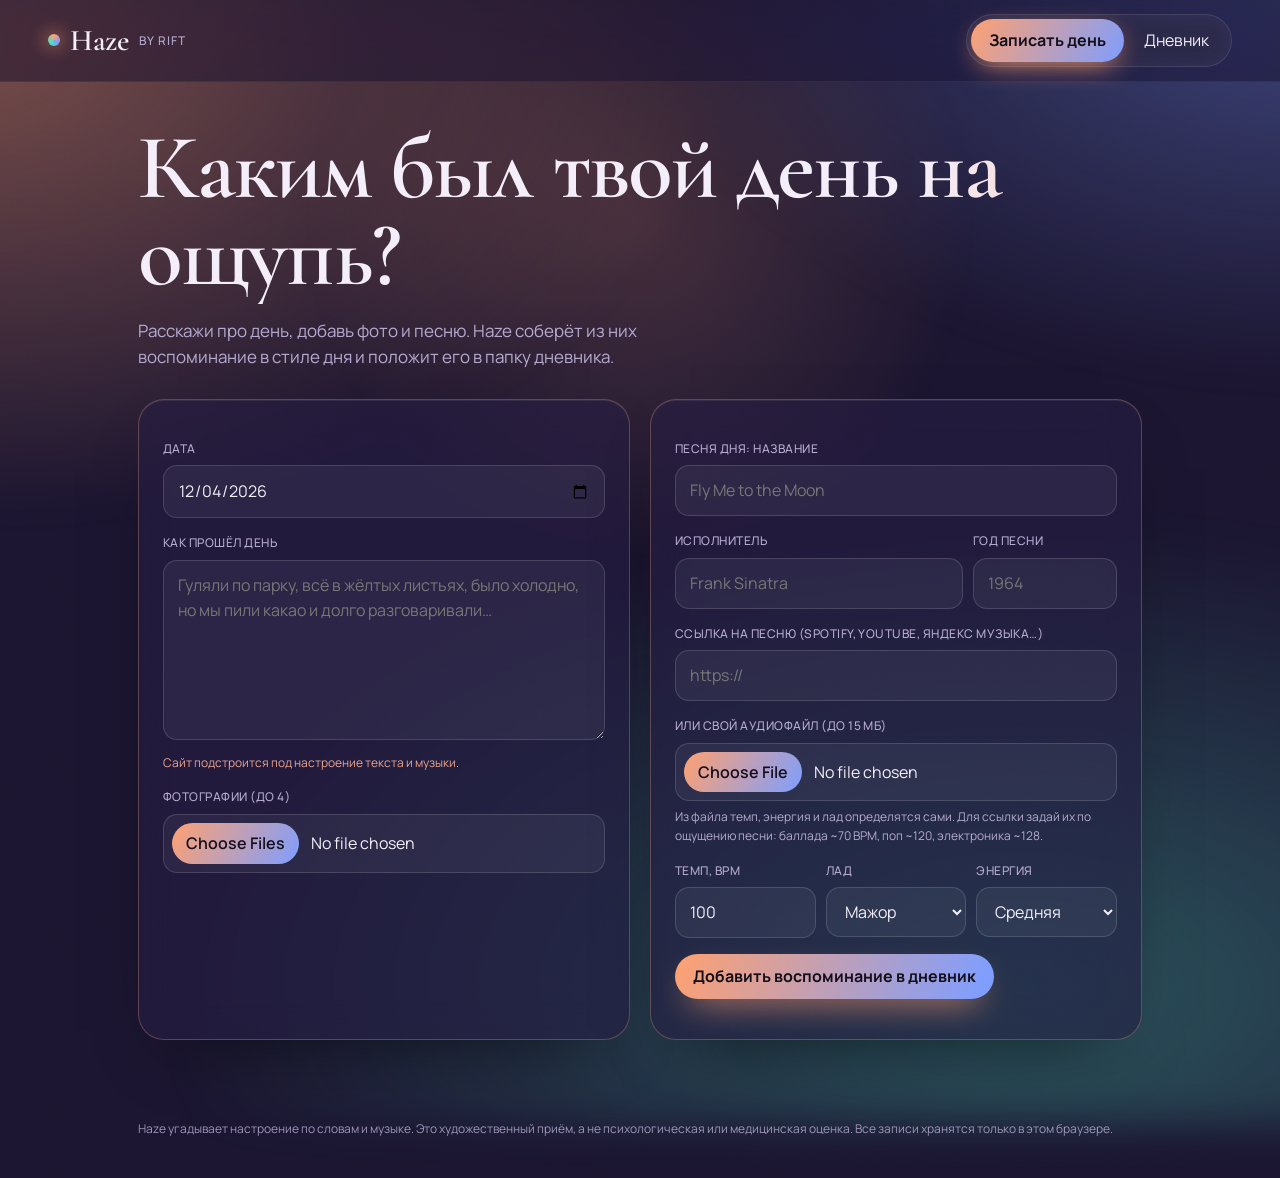
<file: diary.html>
<!doctype html>
<html lang="ru"><head><meta charset="utf-8">
<meta name="viewport" content="width=device-width,initial-scale=1">
<title>Haze — дневник атмосферы дня · RIFT</title>
<link href="https://fonts.googleapis.com/css2?family=Cormorant+Garamond:wght@500;600&family=Manrope:wght@400;500;700&family=Caveat:wght@500&display=swap" rel="stylesheet">
<link rel="stylesheet" href="diary.css"></head><body>
<div class="glow" aria-hidden="true"></div>
<header><div class="logo">Haze<small>by RIFT</small></div>
<nav><span class="pill" aria-hidden="true"></span><button data-v="new" class="on">Записать день</button><button data-v="arch">Дневник</button></nav></header>
<main>
<section id="new" class="enter">
<h1>Каким был твой день на ощупь?</h1>
<p class="lead">Расскажи про день, добавь фото и песню. Haze соберёт из них воспоминание в стиле дня и положит его в папку дневника.</p>
<div class="grid2">
 <div class="panel">
  <label>Дата</label><input type="date" id="dt">
  <label>Как прошёл день</label><textarea id="tx" placeholder="Гуляли по парку, всё в жёлтых листьях, было холодно, но мы пили какао и долго разговаривали…"></textarea>
  <div class="hint" id="mh"></div>
  <label>Фотографии (до 4)</label><input type="file" id="ph" accept="image/*" multiple><div class="thumbs" id="th"></div>
 </div>
 <div class="panel">
  <label>Песня дня: название</label><input id="sn" placeholder="Fly Me to the Moon">
  <div class="row2"><div><label>Исполнитель</label><input id="sa" placeholder="Frank Sinatra"></div><div><label>Год песни</label><input id="sy" type="number" min="1800" max="2100" placeholder="1964"></div></div>
  <label>Ссылка на песню (Spotify, YouTube, Яндекс Музыка…)</label><input id="sl" type="url" placeholder="https://">
  <label>Или свой аудиофайл (до 15 МБ)</label><input type="file" id="au" accept="audio/*"><div class="hint" id="ah">Из файла темп, энергия и лад определятся сами. Для ссылки задай их по ощущению песни: баллада ~70 BPM, поп ~120, электроника ~128.</div>
  <div class="row"><div><label>Темп, BPM</label><input type="number" id="bp" value="100" min="40" max="220"></div>
  <div><label>Лад</label><select id="md"><option value="major">Мажор</option><option value="minor">Минор</option></select></div>
  <div><label>Энергия</label><select id="en"><option value=".25">Тихая</option><option value=".55" selected>Средняя</option><option value=".85">Мощная</option></select></div></div>
  <div class="acts"><button class="pri" id="go">Добавить воспоминание в дневник</button></div>
  <div class="hint" id="st"></div>
 </div>
</div>
</section>
<section id="arch" hidden>
<h1>Дневник</h1>
<div class="bar"><input id="q" placeholder="Найти день по названию или слову…"><button id="demo">Добавить 5 демо-дней</button></div>
<div id="cards"></div>
</section>
</main>
<footer>Haze угадывает настроение по словам и музыке. Это художественный приём, а не психологическая или медицинская оценка. Все записи хранятся только в этом браузере.</footer>
<div id="modal"><div class="vwrap"><div id="v"></div></div></div>
<script src="diary.js"></script></body></html>
</file>
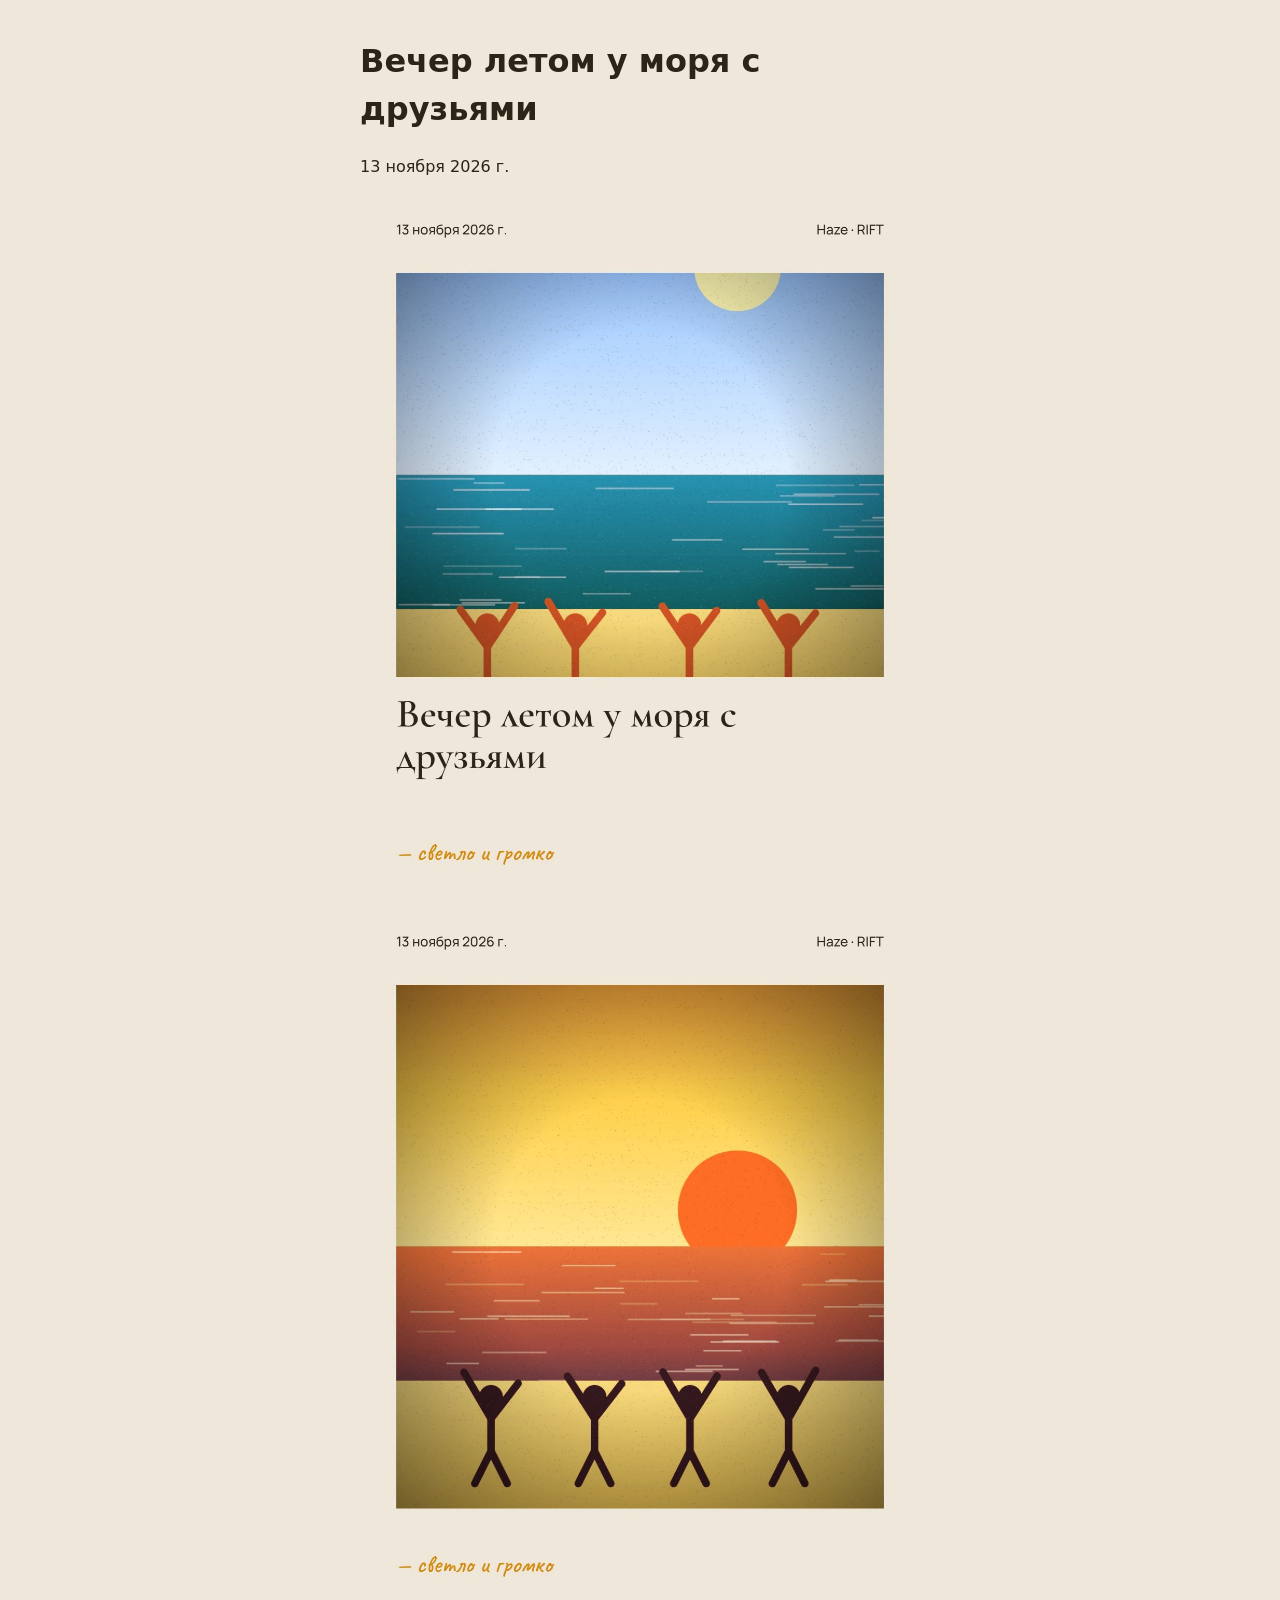
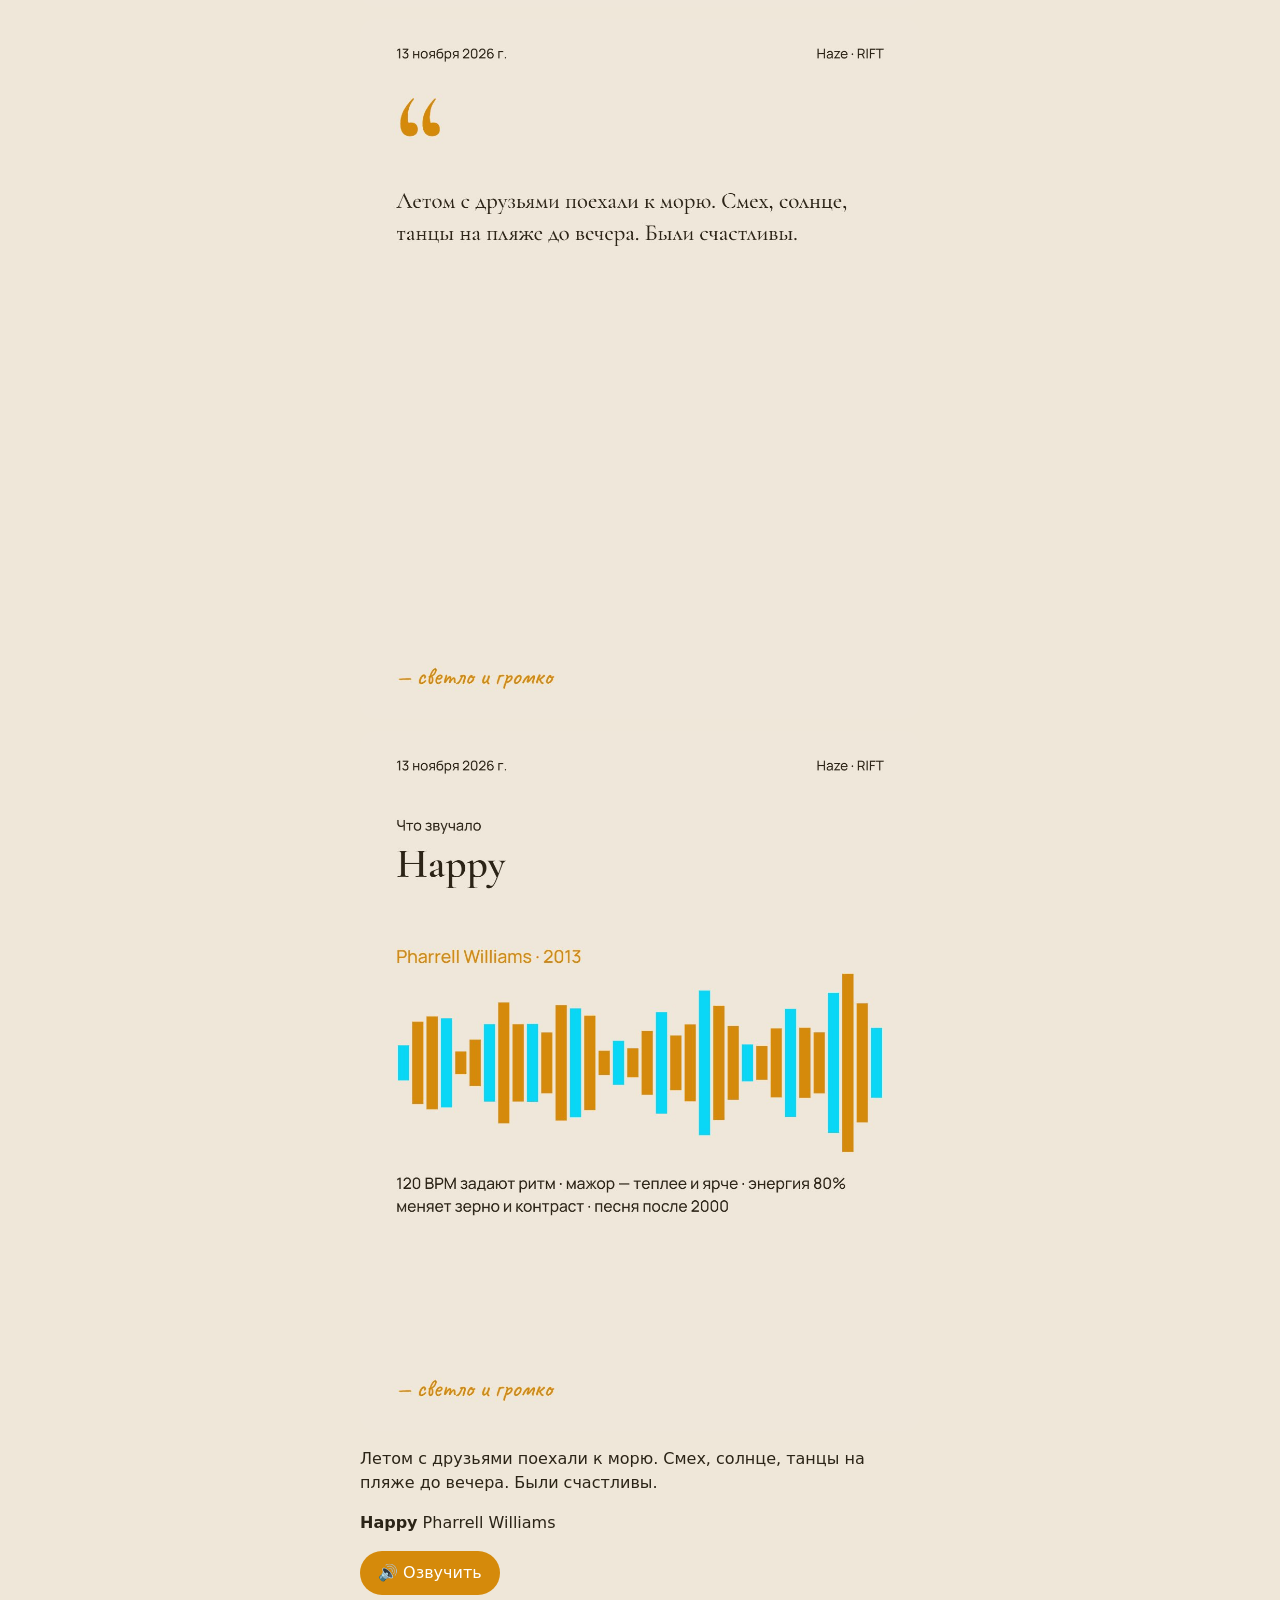
<file: examples/Вечер летом у моря с друзьями/открыть.html>
<!doctype html><html lang="ru"><meta charset="utf-8"><meta name="viewport" content="width=device-width,initial-scale=1"><title>Вечер летом у моря с друзьями</title>
<style>body{margin:0;background:hsl(37.6051624202579,41.4%,89.33874080882354%);color:hsl(37.6051624202579,30%,13%);font:16px/1.5 system-ui,sans-serif}main{max-width:560px;margin:auto;padding:16px}img{width:100%;border-radius:14px;margin:0 0 12px;display:block}button,a{font:inherit;padding:10px 18px;border-radius:99px;border:0;background:hsl(37.6051624202579,90%,44%);color:#fff;cursor:pointer;text-decoration:none;display:inline-block;margin:0 6px 12px 0}</style>
<main><h1>Вечер летом у моря с друзьями</h1><p>13 ноября 2026 г.</p><img src="воспоминание/слайд-1.jpg" alt="Слайд 1"><img src="воспоминание/слайд-2.jpg" alt="Слайд 2"><img src="воспоминание/слайд-3.jpg" alt="Слайд 3"><img src="воспоминание/слайд-4.jpg" alt="Слайд 4">
<p>Летом с друзьями поехали к морю. Смех, солнце, танцы на пляже до вечера. Были счастливы.</p><p><b>Happy</b> Pharrell Williams</p><button onclick="s()">🔊 Озвучить</button></main>
<script>function s(){const u=new SpeechSynthesisUtterance("Летом с друзьями поехали к морю. Смех, солнце, танцы на пляже до вечера. Были счастливы."),v=speechSynthesis.getVoices().find(v=>v.lang.startsWith('ru'));if(v)u.voice=v;u.lang='ru-RU';u.rate=1.1;u.pitch=1.15;speechSynthesis.cancel();speechSynthesis.speak(u)}</script></html>
</file>
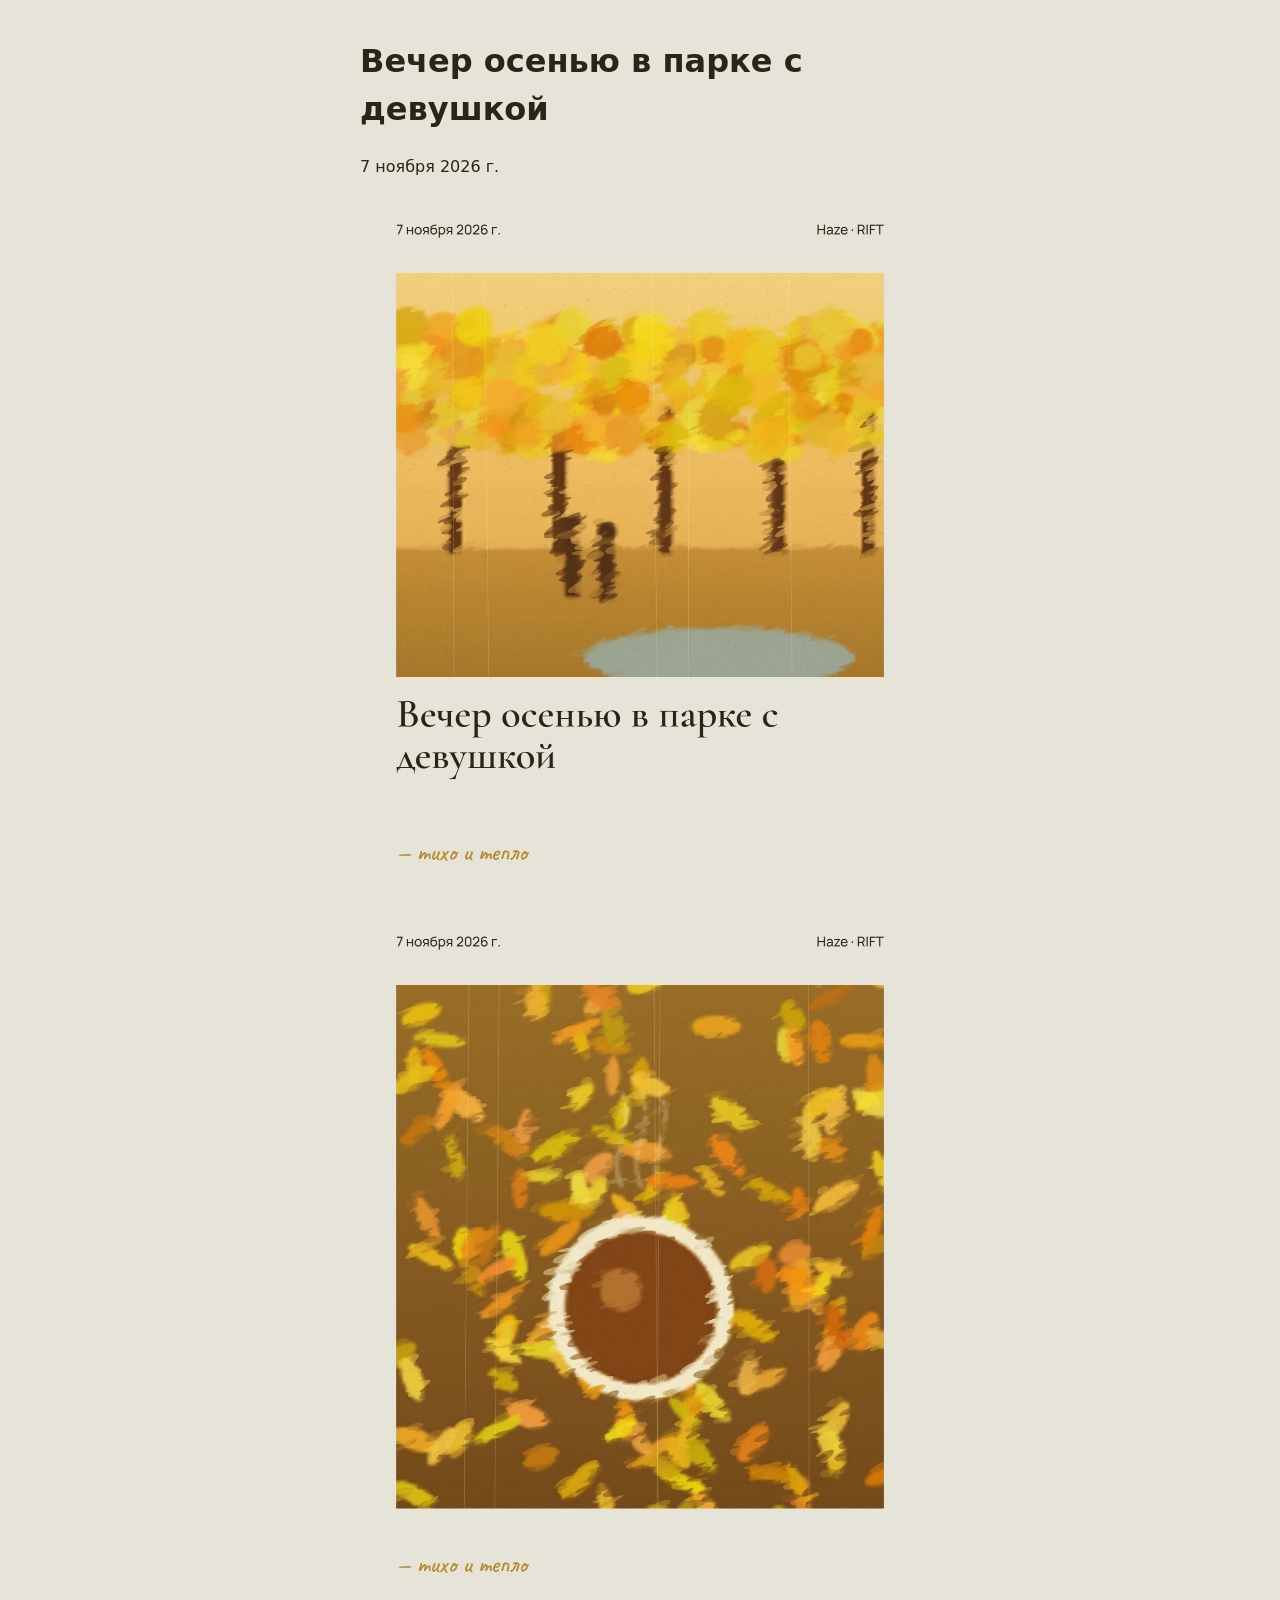
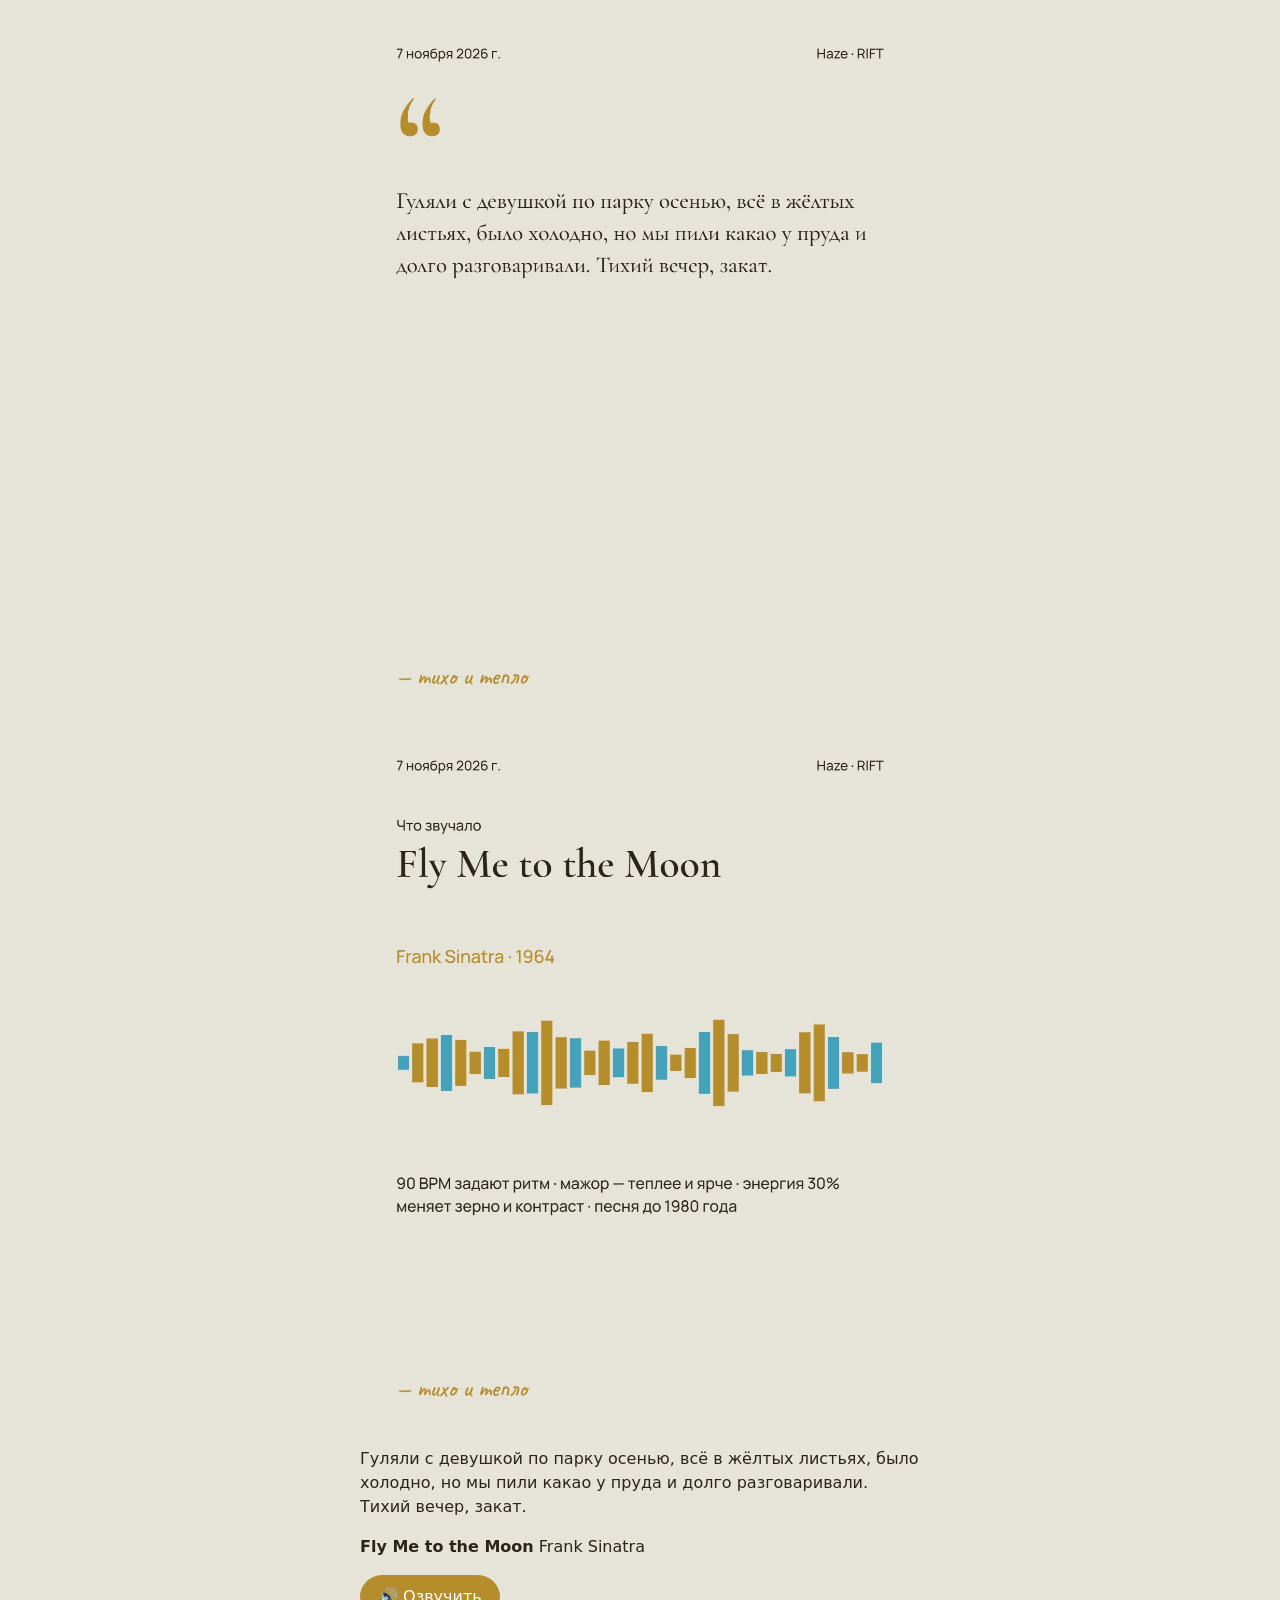
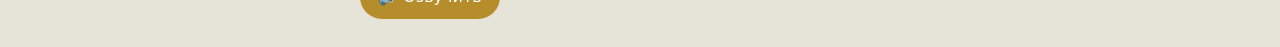
<file: examples/Вечер осенью в парке с девушкой/открыть.html>
<!doctype html><html lang="ru"><meta charset="utf-8"><meta name="viewport" content="width=device-width,initial-scale=1"><title>Вечер осенью в парке с девушкой</title>
<style>body{margin:0;background:hsl(42.60068851274957,21.121189925634276%,87.77954197303922%);color:hsl(42.60068851274957,30%,13%);font:16px/1.5 system-ui,sans-serif}main{max-width:560px;margin:auto;padding:16px}img{width:100%;border-radius:14px;margin:0 0 12px;display:block}button,a{font:inherit;padding:10px 18px;border-radius:99px;border:0;background:hsl(42.60068851274957,61.93597761252061%,44%);color:#fff;cursor:pointer;text-decoration:none;display:inline-block;margin:0 6px 12px 0}</style>
<main><h1>Вечер осенью в парке с девушкой</h1><p>7 ноября 2026 г.</p><img src="воспоминание/слайд-1.jpg" alt="Слайд 1"><img src="воспоминание/слайд-2.jpg" alt="Слайд 2"><img src="воспоминание/слайд-3.jpg" alt="Слайд 3"><img src="воспоминание/слайд-4.jpg" alt="Слайд 4">
<p>Гуляли с девушкой по парку осенью, всё в жёлтых листьях, было холодно, но мы пили какао у пруда и долго разговаривали. Тихий вечер, закат.</p><p><b>Fly Me to the Moon</b> Frank Sinatra</p><button onclick="s()">🔊 Озвучить</button></main>
<script>function s(){const u=new SpeechSynthesisUtterance("Гуляли с девушкой по парку осенью, всё в жёлтых листьях, было холодно, но мы пили какао у пруда и долго разговаривали. Тихий вечер, закат."),v=speechSynthesis.getVoices().find(v=>v.lang.startsWith('ru'));if(v)u.voice=v;u.lang='ru-RU';u.rate=0.85;u.pitch=0.9;speechSynthesis.cancel();speechSynthesis.speak(u)}</script></html>
</file>
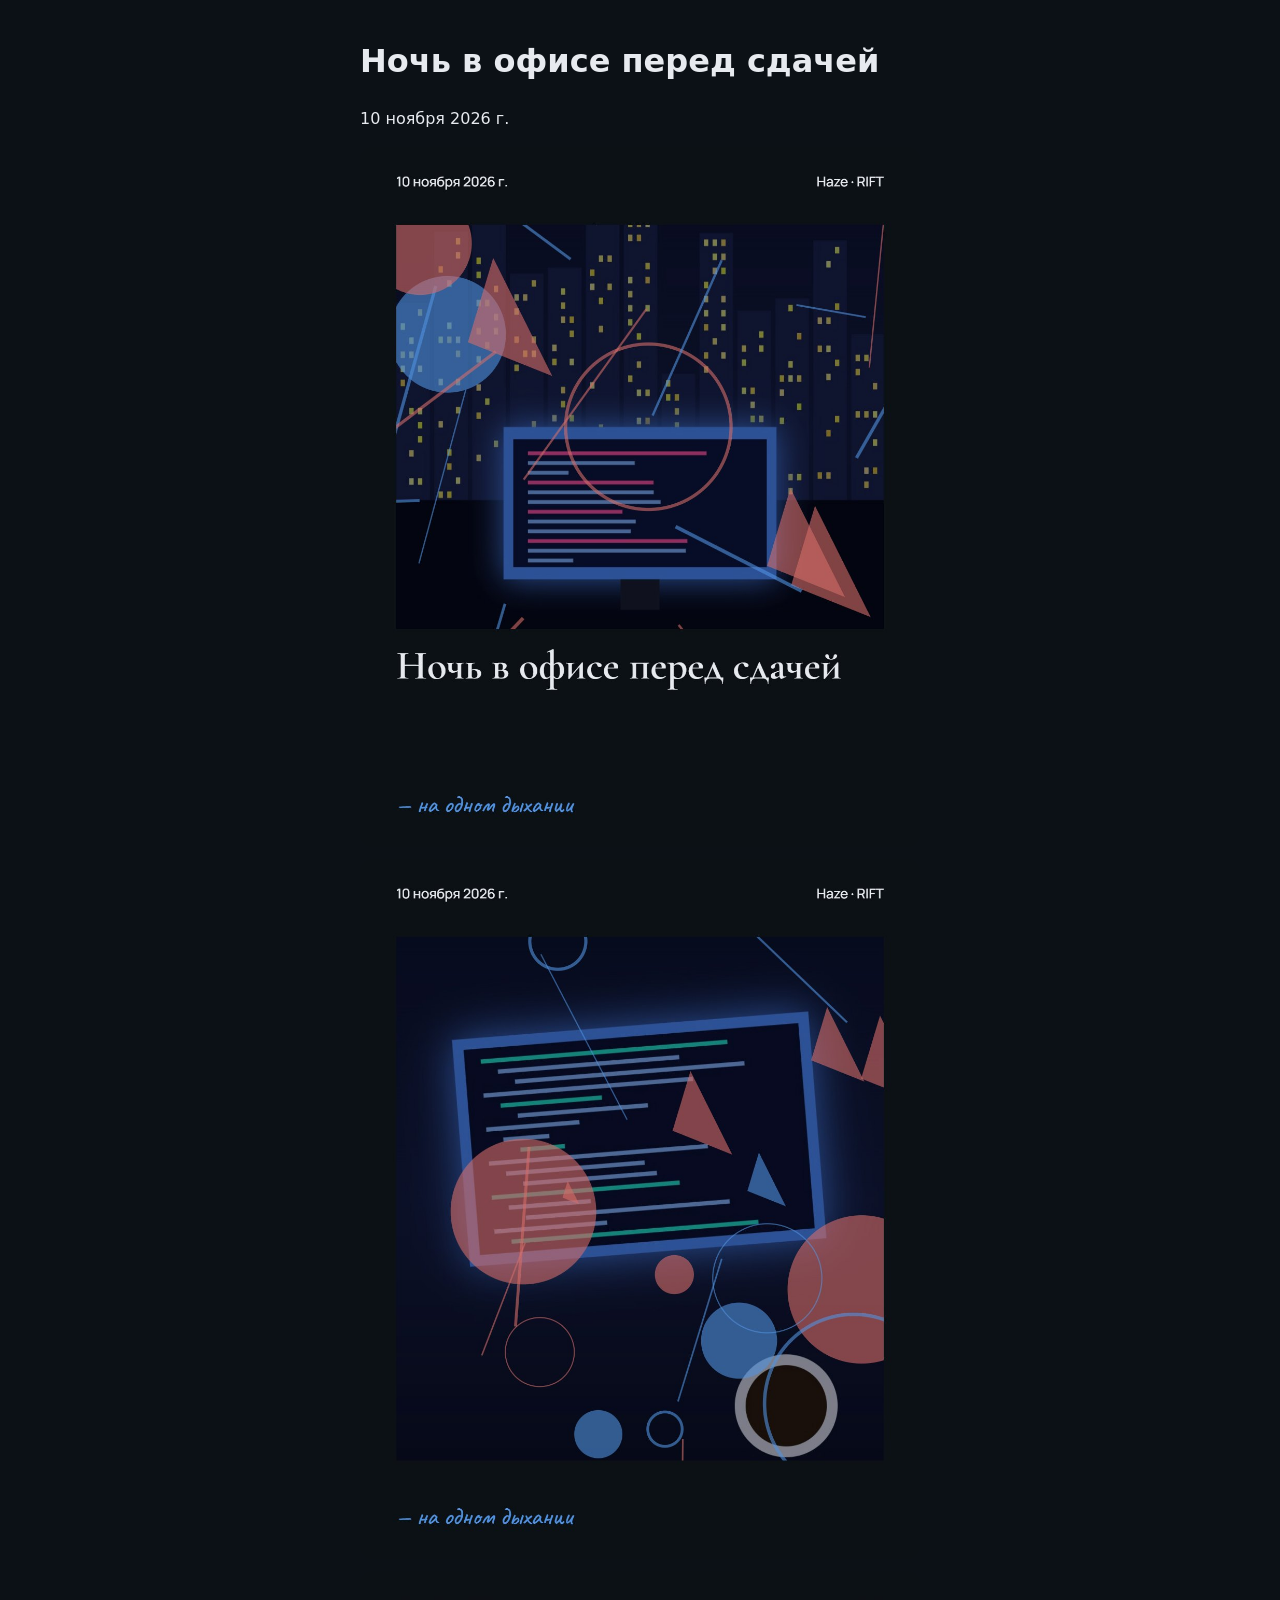
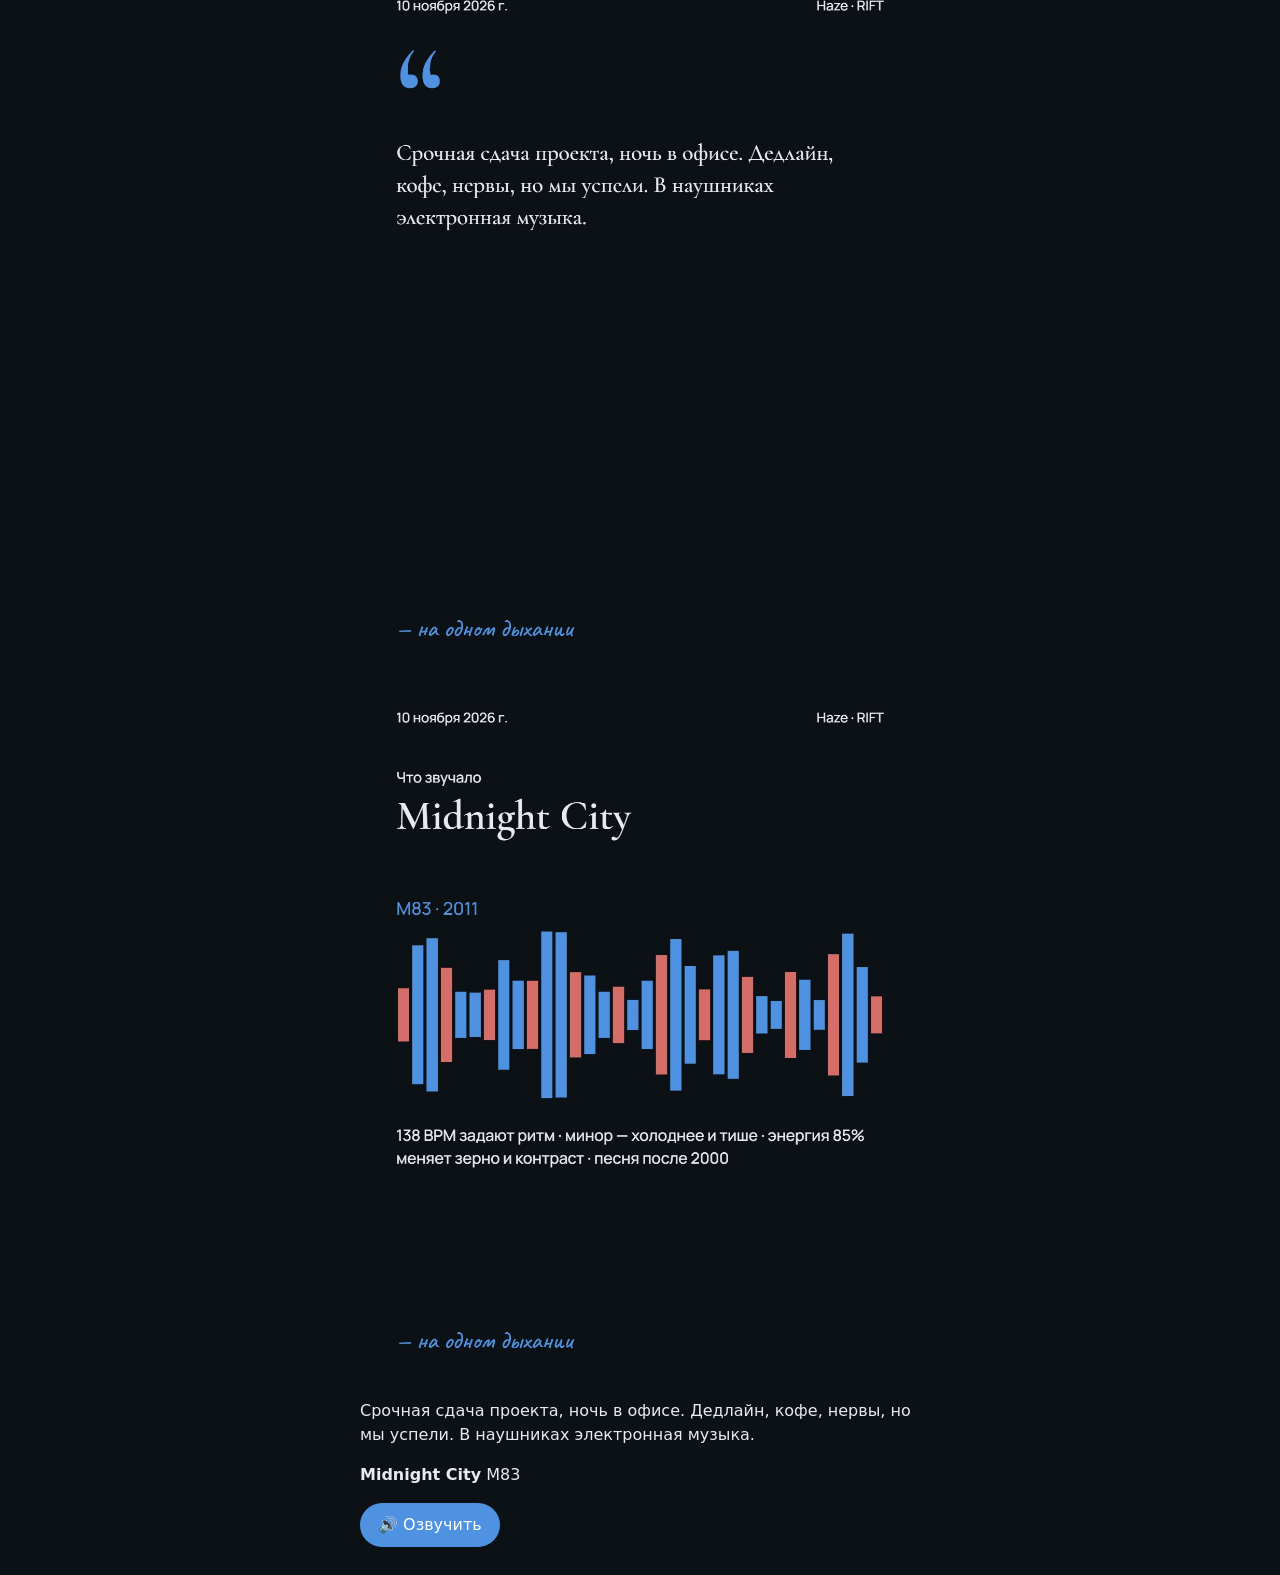
<file: examples/Ночь в офисе перед сдачей/открыть.html>
<!doctype html><html lang="ru"><meta charset="utf-8"><meta name="viewport" content="width=device-width,initial-scale=1"><title>Ночь в офисе перед сдачей</title>
<style>body{margin:0;background:hsl(212.8772673328864,28%,6.741513480392157%);color:hsl(212.8772673328864,20%,92%);font:16px/1.5 system-ui,sans-serif}main{max-width:560px;margin:auto;padding:16px}img{width:100%;border-radius:14px;margin:0 0 12px;display:block}button,a{font:inherit;padding:10px 18px;border-radius:99px;border:0;background:hsl(212.8772673328864,71.20725996227516%,60%);color:#fff;cursor:pointer;text-decoration:none;display:inline-block;margin:0 6px 12px 0}</style>
<main><h1>Ночь в офисе перед сдачей</h1><p>10 ноября 2026 г.</p><img src="воспоминание/слайд-1.jpg" alt="Слайд 1"><img src="воспоминание/слайд-2.jpg" alt="Слайд 2"><img src="воспоминание/слайд-3.jpg" alt="Слайд 3"><img src="воспоминание/слайд-4.jpg" alt="Слайд 4">
<p>Срочная сдача проекта, ночь в офисе. Дедлайн, кофе, нервы, но мы успели. В наушниках электронная музыка.</p><p><b>Midnight City</b> M83</p><button onclick="s()">🔊 Озвучить</button></main>
<script>function s(){const u=new SpeechSynthesisUtterance("Срочная сдача проекта, ночь в офисе. Дедлайн, кофе, нервы, но мы успели. В наушниках электронная музыка."),v=speechSynthesis.getVoices().find(v=>v.lang.startsWith('ru'));if(v)u.voice=v;u.lang='ru-RU';u.rate=1.2;u.pitch=0.8;speechSynthesis.cancel();speechSynthesis.speak(u)}</script></html>
</file>
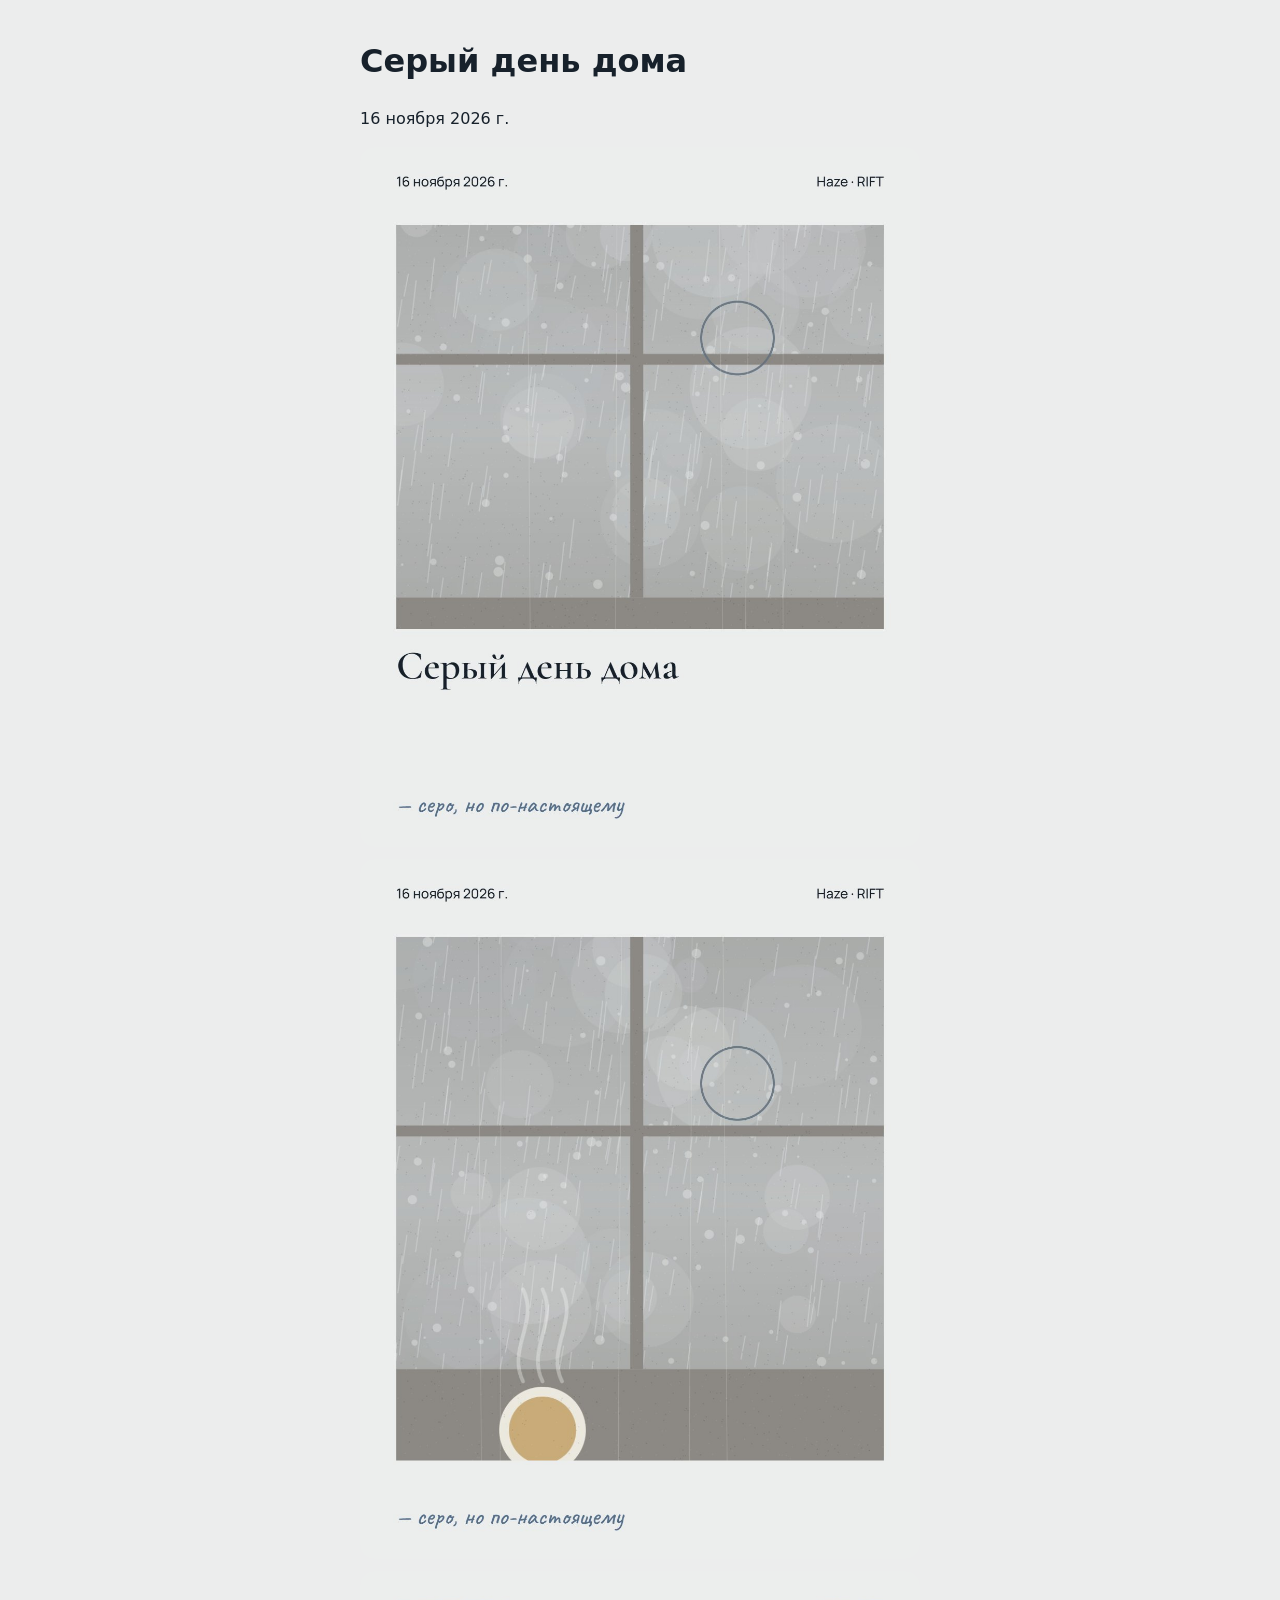
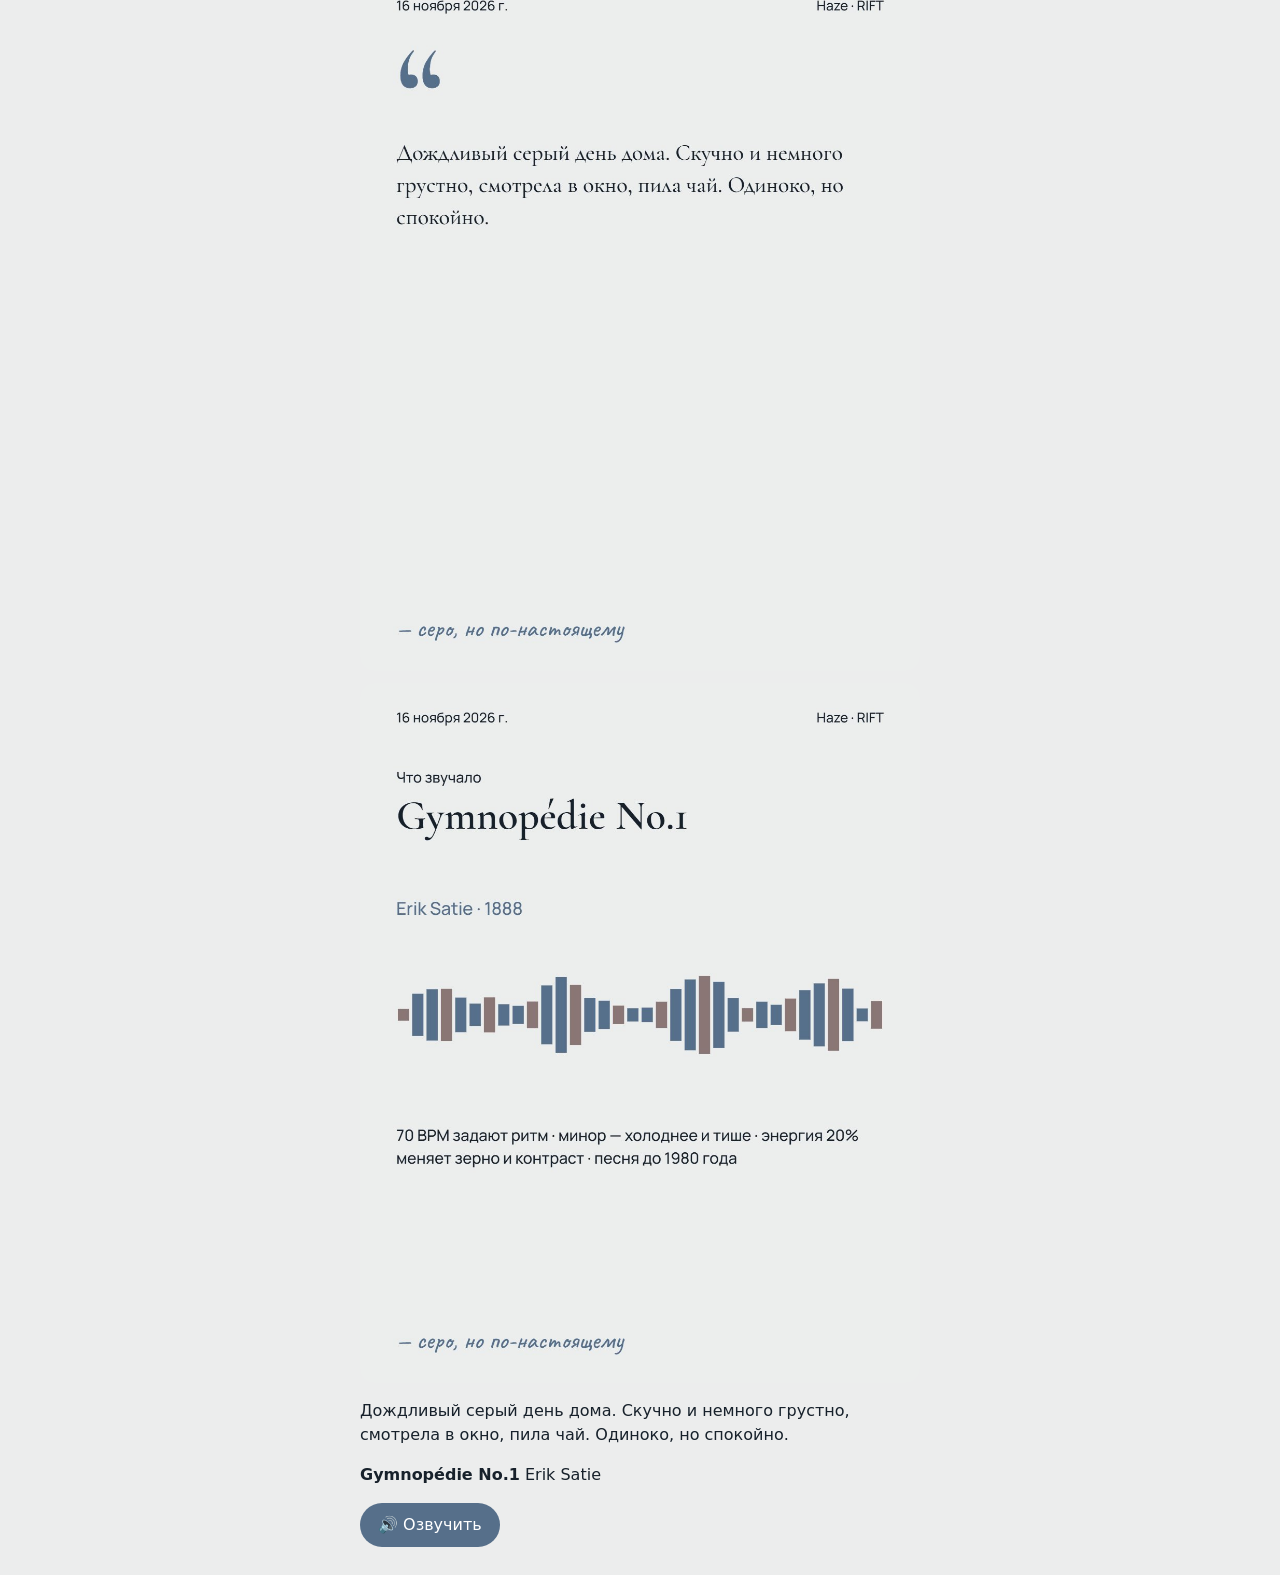
<file: examples/Серый день дома/открыть.html>
<!doctype html><html lang="ru"><meta charset="utf-8"><meta name="viewport" content="width=device-width,initial-scale=1"><title>Серый день дома</title>
<style>body{margin:0;background:hsl(210.83044567104946,3.6%,92.8703507965686%);color:hsl(210.83044567104946,30%,13%);font:16px/1.5 system-ui,sans-serif}main{max-width:560px;margin:auto;padding:16px}img{width:100%;border-radius:14px;margin:0 0 12px;display:block}button,a{font:inherit;padding:10px 18px;border-radius:99px;border:0;background:hsl(210.83044567104946,23%,44%);color:#fff;cursor:pointer;text-decoration:none;display:inline-block;margin:0 6px 12px 0}</style>
<main><h1>Серый день дома</h1><p>16 ноября 2026 г.</p><img src="воспоминание/слайд-1.jpg" alt="Слайд 1"><img src="воспоминание/слайд-2.jpg" alt="Слайд 2"><img src="воспоминание/слайд-3.jpg" alt="Слайд 3"><img src="воспоминание/слайд-4.jpg" alt="Слайд 4">
<p>Дождливый серый день дома. Скучно и немного грустно, смотрела в окно, пила чай. Одиноко, но спокойно.</p><p><b>Gymnopédie No.1</b> Erik Satie</p><button onclick="s()">🔊 Озвучить</button></main>
<script>function s(){const u=new SpeechSynthesisUtterance("Дождливый серый день дома. Скучно и немного грустно, смотрела в окно, пила чай. Одиноко, но спокойно."),v=speechSynthesis.getVoices().find(v=>v.lang.startsWith('ru'));if(v)u.voice=v;u.lang='ru-RU';u.rate=0.8;u.pitch=0.7;speechSynthesis.cancel();speechSynthesis.speak(u)}</script></html>
</file>
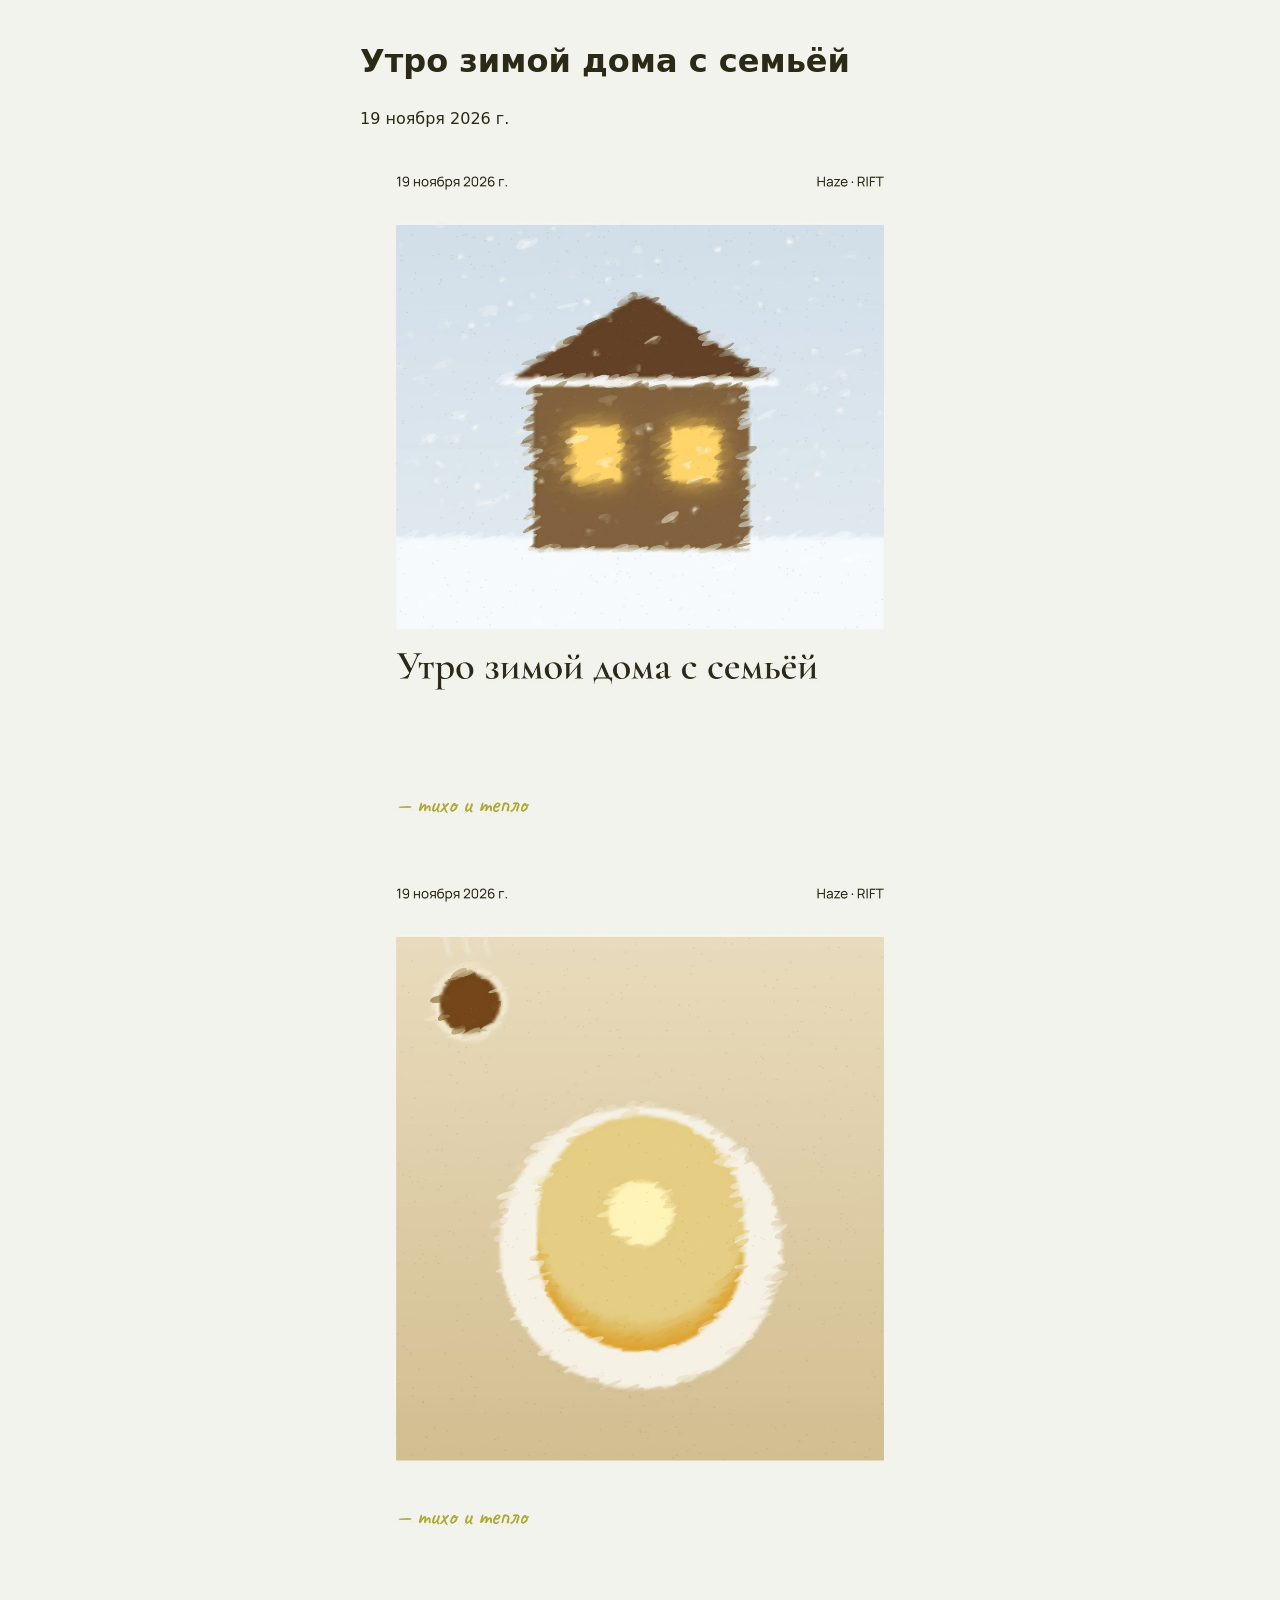
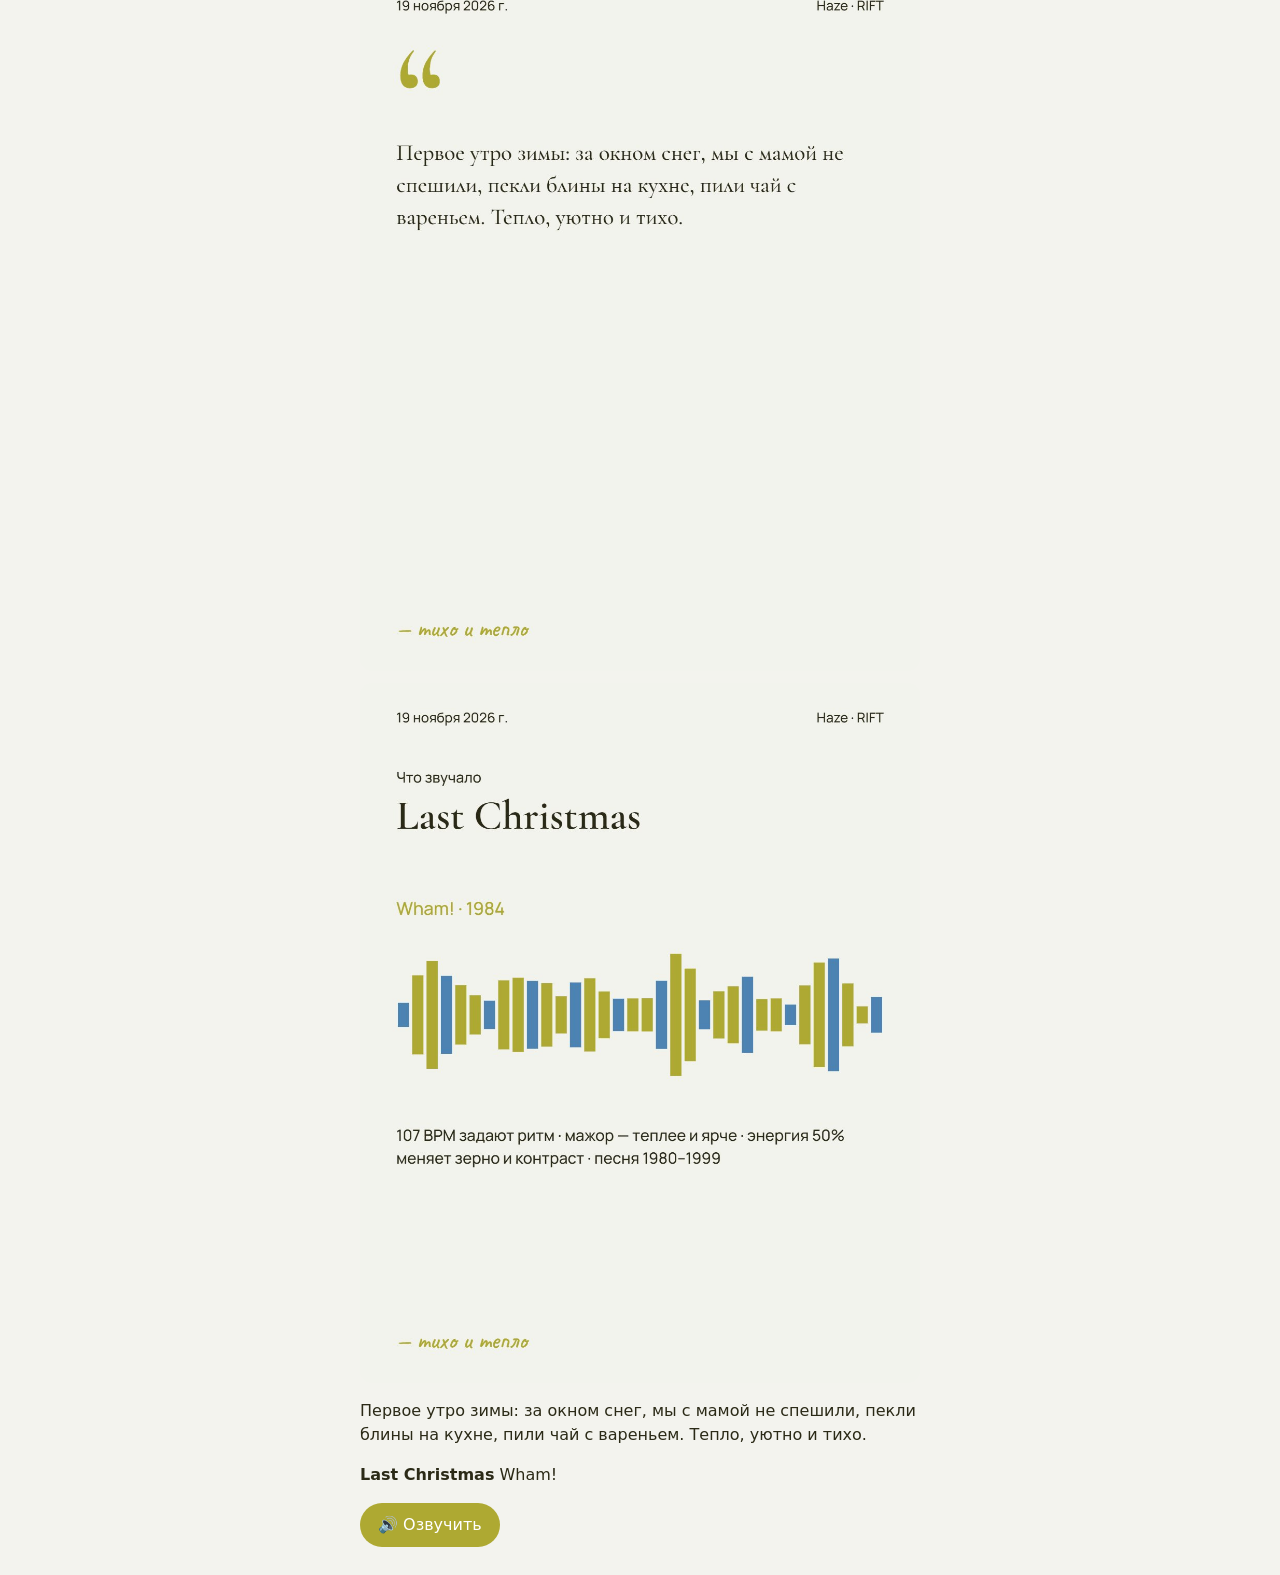
<file: examples/Утро зимой дома с семьёй/открыть.html>
<!doctype html><html lang="ru"><meta charset="utf-8"><meta name="viewport" content="width=device-width,initial-scale=1"><title>Утро зимой дома с семьёй</title>
<style>body{margin:0;background:hsl(57.66902071668335,18.060178469018577%,94.47124693627443%);color:hsl(57.66902071668335,30%,13%);font:16px/1.5 system-ui,sans-serif}main{max-width:560px;margin:auto;padding:16px}img{width:100%;border-radius:14px;margin:0 0 12px;display:block}button,a{font:inherit;padding:10px 18px;border-radius:99px;border:0;background:hsl(57.66902071668335,55.133729931152395%,44%);color:#fff;cursor:pointer;text-decoration:none;display:inline-block;margin:0 6px 12px 0}</style>
<main><h1>Утро зимой дома с семьёй</h1><p>19 ноября 2026 г.</p><img src="воспоминание/слайд-1.jpg" alt="Слайд 1"><img src="воспоминание/слайд-2.jpg" alt="Слайд 2"><img src="воспоминание/слайд-3.jpg" alt="Слайд 3"><img src="воспоминание/слайд-4.jpg" alt="Слайд 4">
<p>Первое утро зимы: за окном снег, мы с мамой не спешили, пекли блины на кухне, пили чай с вареньем. Тепло, уютно и тихо.</p><p><b>Last Christmas</b> Wham!</p><button onclick="s()">🔊 Озвучить</button></main>
<script>function s(){const u=new SpeechSynthesisUtterance("Первое утро зимы: за окном снег, мы с мамой не спешили, пекли блины на кухне, пили чай с вареньем. Тепло, уютно и тихо."),v=speechSynthesis.getVoices().find(v=>v.lang.startsWith('ru'));if(v)u.voice=v;u.lang='ru-RU';u.rate=0.85;u.pitch=0.9;speechSynthesis.cancel();speechSynthesis.speak(u)}</script></html>
</file>
<file: diary.css>
/* Haze · RIFT — стили. Палитра сайта плавно перетекает вместе с настроением дня. */
*,*::before,*::after{box-sizing:border-box;margin:0}[hidden]{display:none!important}

/* ---------- палитры настроений ---------- */
@property --bg{syntax:'<color>';inherits:true;initial-value:#1b1530}
@property --card{syntax:'<color>';inherits:true;initial-value:#261d40}
@property --ink{syntax:'<color>';inherits:true;initial-value:#f4eefa}
@property --mut{syntax:'<color>';inherits:true;initial-value:#b4a8cf}
@property --ac{syntax:'<color>';inherits:true;initial-value:#ff9f6e}
@property --ac2{syntax:'<color>';inherits:true;initial-value:#7c9cff}
@property --ac3{syntax:'<color>';inherits:true;initial-value:#4fe0c0}
body{--bg:#1b1530;--card:#261d40;--ink:#f4eefa;--mut:#b4a8cf;--ac:#ff9f6e;--ac2:#7c9cff;--ac3:#4fe0c0;--ease:cubic-bezier(.2,.8,.2,1);--spring:cubic-bezier(.2,.9,.25,1.25);
 background:var(--bg);color:var(--ink);font:16px/1.55 Manrope,system-ui,sans-serif;min-height:100vh;overflow-x:hidden;-webkit-font-smoothing:antialiased;
 transition:--bg .9s,--card .9s,--ink .9s,--mut .9s,--ac .9s,--ac2 .9s,--ac3 .9s}
body[data-mood=joy]{--bg:#33123f;--card:#47195a;--ink:#fff7ee;--mut:#f5c9dc;--ac:#ffc233;--ac2:#ff5d9b;--ac3:#2fe0c8}
body[data-mood=calm]{--bg:#1d2a22;--card:#273a2e;--ink:#f6f1e4;--mut:#bcd0b4;--ac:#f4b860;--ac2:#8fd18b;--ac3:#e6d59a}
body[data-mood=tense]{--bg:#0a0f24;--card:#121a3d;--ink:#e9eeff;--mut:#8fa0d6;--ac:#4f8cff;--ac2:#ff4fa3;--ac3:#22e3d0}
body[data-mood=angry]{--bg:#240808;--card:#3a0f0f;--ink:#ffeceb;--mut:#e0a29c;--ac:#ff3b30;--ac2:#ff8a3d;--ac3:#ffd166}
body[data-mood=sad]{--bg:#1c222b;--card:#262e39;--ink:#e1e8ef;--mut:#8f9fb2;--ac:#86a8cc;--ac2:#a7b4c4;--ac3:#6f8299}

/* ---------- живой фон: аврора, свет за курсором, плёночное зерно ---------- */
body::before{content:'';position:fixed;inset:-25%;z-index:-2;pointer-events:none;
 background:radial-gradient(40% 35% at 15% 20%,color-mix(in srgb,var(--ac) 40%,transparent),transparent),radial-gradient(35% 30% at 85% 15%,color-mix(in srgb,var(--ac2) 36%,transparent),transparent),radial-gradient(45% 35% at 70% 90%,color-mix(in srgb,var(--ac3) 30%,transparent),transparent);
 filter:blur(20px);animation:drift 22s ease-in-out infinite alternate}
@keyframes drift{33%{transform:translate(4%,-3%) rotate(4deg) scale(1.06)}66%{transform:translate(-3%,3%) rotate(-3deg) scale(1.1)}to{transform:translate(2%,2%) scale(1.04)}}
.glow{position:fixed;inset:0;z-index:-1;pointer-events:none;background:radial-gradient(520px circle at var(--cx,50%) var(--cy,25%),color-mix(in srgb,var(--ac) 18%,transparent),transparent 65%)}
body::after{content:'';position:fixed;inset:-50%;z-index:40;pointer-events:none;opacity:.08;mix-blend-mode:overlay;
 background-image:url("data:image/svg+xml;utf8,<svg xmlns='http://www.w3.org/2000/svg' width='180' height='180'><filter id='n'><feTurbulence type='fractalNoise' baseFrequency='.85' numOctaves='3' stitchTiles='stitch'/></filter><rect width='100%' height='100%' filter='url(%23n)'/></svg>");
 animation:grain 1.2s steps(6) infinite}
@keyframes grain{0%{transform:translate(0,0)}20%{transform:translate(-3%,2%)}40%{transform:translate(2%,-4%)}60%{transform:translate(-2%,3%)}80%{transform:translate(4%,1%)}to{transform:translate(0,0)}}

/* ---------- шапка ---------- */
header{display:flex;justify-content:space-between;align-items:center;flex-wrap:wrap;gap:10px;padding:14px clamp(16px,4vw,48px);position:sticky;top:0;z-index:5;
 background:color-mix(in srgb,var(--bg) 55%,transparent);backdrop-filter:blur(18px) saturate(1.3);border-bottom:1px solid rgba(255,255,255,.06);animation:rise .8s var(--ease) backwards}
.logo{font:600 30px 'Cormorant Garamond',serif;display:flex;align-items:center;gap:10px;letter-spacing:-.01em}
.logo::before{content:'';width:12px;height:12px;border-radius:50%;background:conic-gradient(from 0deg,var(--ac),var(--ac2),var(--ac3),var(--ac));box-shadow:0 0 18px var(--ac);animation:spin 6s linear infinite,breathe 3s ease-in-out infinite}
.logo small{font:500 12px Manrope;color:var(--mut);letter-spacing:.08em;text-transform:uppercase}
nav{position:relative;display:flex;gap:2px;padding:4px;border-radius:99px;background:rgba(255,255,255,.06);border:1px solid rgba(255,255,255,.1);backdrop-filter:blur(12px)}
nav .pill{position:absolute;top:4px;bottom:4px;left:0;width:var(--pw,0);transform:translateX(var(--px,4px));border-radius:99px;background:linear-gradient(120deg,var(--ac),var(--ac2));box-shadow:0 8px 28px -8px var(--ac);transition:transform .55s var(--spring),width .55s var(--spring)}
nav button{position:relative;z-index:1;border:0;background:transparent;padding:9px 18px}
nav button:hover{background:transparent;color:var(--ink);transform:none}
nav button.on,nav button.on:hover{background:transparent;color:#140e1a;font-weight:700;box-shadow:none}

/* ---------- кнопки ---------- */
button,.btn{font:inherit;cursor:pointer;border:1px solid rgba(255,255,255,.16);background:rgba(255,255,255,.06);color:var(--ink);padding:10px 18px;border-radius:99px;text-decoration:none;display:inline-block;
 transition:transform .35s var(--spring),background .25s,color .25s,border-color .25s,box-shadow .35s}
button:hover,.btn:hover{background:color-mix(in srgb,var(--ac) 22%,rgba(255,255,255,.06));border-color:color-mix(in srgb,var(--ac) 60%,transparent);transform:translateY(-2px);box-shadow:0 10px 30px -12px var(--ac)}
button:active,.btn:active{transform:scale(.96);transition-duration:.1s}
button.pri{border:0;color:#140e1a;font-weight:700;background:linear-gradient(110deg,var(--ac),var(--ac2),var(--ac3),var(--ac));background-size:300% 100%;animation:flow 7s linear infinite;box-shadow:0 14px 34px -14px var(--ac)}
button.pri:hover{background:linear-gradient(110deg,var(--ac),var(--ac2),var(--ac3),var(--ac));background-size:300% 100%;color:#140e1a;box-shadow:0 18px 44px -12px var(--ac2)}
button.dng:hover{background:#e5576b;border-color:#e5576b;color:#fff;box-shadow:0 10px 30px -12px #e5576b}
button:disabled{opacity:.7;cursor:progress}
button.loading::after{content:'';display:inline-block;width:14px;height:14px;margin-left:10px;border:2px solid currentColor;border-right-color:transparent;border-radius:50%;vertical-align:-2px;animation:spin .7s linear infinite}
button:focus-visible,.btn:focus-visible,input:focus-visible,select:focus-visible,textarea:focus-visible{outline:2px solid var(--ac2);outline-offset:3px}

/* ---------- раскладка и типографика ---------- */
main{max-width:1100px;margin:auto;padding:20px clamp(16px,4vw,48px) 80px}
h1{font:600 clamp(42px,8.5vw,92px)/.95 'Cormorant Garamond',serif;letter-spacing:-.02em;margin:22px 0 14px;padding-bottom:.06em;
 background:linear-gradient(100deg,var(--ink) 0%,var(--ink) 30%,var(--ac) 48%,var(--ac2) 62%,var(--ink) 82%);background-size:260% 100%;-webkit-background-clip:text;background-clip:text;color:transparent;animation:shine 9s ease-in-out infinite alternate}
.lead{color:var(--mut);max-width:620px;margin-bottom:28px;font-size:17px}
h2{font:600 clamp(32px,6vw,48px)/1.02 'Cormorant Garamond',serif;letter-spacing:-.01em;margin:14px 0 8px}
.grid2{display:grid;grid-template-columns:1fr 1fr;gap:20px}
.panel{position:relative;background:color-mix(in srgb,var(--card) 60%,transparent);backdrop-filter:blur(18px) saturate(1.2);border:1px solid color-mix(in srgb,var(--ac) 20%,rgba(255,255,255,.08));border-radius:26px;padding:24px;
 box-shadow:0 30px 70px -40px rgba(0,0,0,.7),inset 0 1px 0 rgba(255,255,255,.07);transition:border-color .4s,box-shadow .4s}
.panel:focus-within{border-color:color-mix(in srgb,var(--ac) 50%,transparent);box-shadow:0 30px 80px -36px color-mix(in srgb,var(--ac) 60%,transparent),inset 0 1px 0 rgba(255,255,255,.08)}

/* появление экранов: лёгкий подъём из размытия, по очереди */
.enter>*{animation:rise .8s var(--ease) backwards}
.enter>h1{animation:rise .8s var(--ease) backwards,shine 9s ease-in-out 1s infinite alternate}
.enter>:nth-child(2){animation-delay:.08s}.enter>:nth-child(3){animation-delay:.16s}
.enter .panel{animation:rise .9s var(--ease) .2s backwards}.enter .panel+.panel{animation-delay:.32s}

/* ---------- форма ---------- */
label{display:block;font-size:12px;font-weight:500;color:var(--mut);margin:16px 0 7px;letter-spacing:.04em;text-transform:uppercase}
input,textarea,select{width:100%;background:rgba(255,255,255,.05);border:1px solid rgba(255,255,255,.14);color:var(--ink);padding:12px 14px;border-radius:14px;font:inherit;transition:border-color .25s,box-shadow .3s,background .25s}
input:hover,textarea:hover,select:hover{border-color:color-mix(in srgb,var(--ac2) 60%,transparent)}
input:focus,textarea:focus,select:focus{background:rgba(255,255,255,.08);border-color:var(--ac);box-shadow:0 0 0 4px color-mix(in srgb,var(--ac) 22%,transparent)}
textarea{min-height:180px;resize:vertical;line-height:1.6}select option{color:#000}
input[type=file]{padding:8px;cursor:pointer}
input[type=file]::file-selector-button{font:inherit;font-weight:600;margin-right:12px;padding:8px 14px;border:0;border-radius:99px;cursor:pointer;color:#140e1a;background:linear-gradient(120deg,var(--ac),var(--ac2));transition:filter .2s}
input[type=file]::file-selector-button:hover{filter:brightness(1.1)}
.row{display:grid;grid-template-columns:repeat(3,1fr);gap:10px}.row2{display:grid;grid-template-columns:2fr 1fr;gap:10px}
.thumbs{display:flex;gap:8px;flex-wrap:wrap;margin-top:10px}
.thumbs img,.bad{width:72px;height:72px;object-fit:cover;border-radius:14px;animation:pop .5s var(--spring) backwards;box-shadow:0 8px 20px -10px #000}
.thumbs>:nth-child(2){animation-delay:.07s}.thumbs>:nth-child(3){animation-delay:.14s}.thumbs>:nth-child(4){animation-delay:.21s}
.bad{display:inline-flex;align-items:center;justify-content:center;font-size:11px;text-align:center;background:#e5576b33;color:var(--ink)}
.hint{font-size:12px;color:var(--mut);margin-top:7px;transition:color .4s}
#mh{color:color-mix(in srgb,var(--ac) 70%,var(--mut))}
#st:not(:empty){animation:rise .4s var(--ease) backwards}
.acts{display:flex;gap:8px;flex-wrap:wrap;margin:16px 0}

/* ---------- архив ---------- */
.bar{display:flex;gap:10px;flex-wrap:wrap;align-items:center}.bar input{flex:1;min-width:180px;border-radius:99px;padding-left:18px}
#cards{display:grid;grid-template-columns:repeat(auto-fill,minmax(210px,1fr));gap:18px;margin-top:22px;perspective:1200px}
.card{--c:var(--ac);--rx:0deg;--ry:0deg;--ty:0px;position:relative;font:inherit;color:inherit;text-align:left;padding:0;width:100%;cursor:pointer;overflow:hidden;
 background:color-mix(in srgb,var(--card) 70%,transparent);border-radius:22px;border:1px solid rgba(255,255,255,.08);border-top:3px solid var(--c);
 transform:translateY(var(--ty)) rotateX(var(--rx)) rotateY(var(--ry));transition:transform .45s var(--ease),box-shadow .45s,border-color .3s;
 animation:rise .75s var(--ease) backwards;animation-delay:calc(var(--i,0) * 70ms)}
.card:hover{--ty:-6px;background:color-mix(in srgb,var(--card) 70%,transparent);color:var(--ink);border-color:color-mix(in srgb,var(--c) 70%,transparent);box-shadow:0 30px 60px -30px color-mix(in srgb,var(--c) 70%,#000)}
.card[data-m=joy]{--c:#ffc233}.card[data-m=calm]{--c:#8fd18b}.card[data-m=tense]{--c:#4f8cff}.card[data-m=sad]{--c:#8da3b8}.card[data-m=angry]{--c:#ff3b30}
.card::after{content:'';position:absolute;inset:0;pointer-events:none;border-radius:inherit;background:radial-gradient(380px circle at var(--mx,50%) var(--my,0%),rgba(255,255,255,.2),transparent 45%);opacity:0;transition:opacity .35s}
.card:hover::after{opacity:1}
.card img{width:100%;aspect-ratio:4/5;object-fit:cover;display:block;transition:transform 1s var(--ease)}
.card:hover img{transform:scale(1.05)}
.card div{padding:12px 16px 16px}
.card b{font:600 21px/1.15 'Cormorant Garamond',serif;display:block}.card span{font-size:12px;color:var(--mut)}

/* ---------- просмотр дня ---------- */
#modal{position:fixed;inset:0;z-index:20;overflow:auto;padding:18px;display:none;background:color-mix(in srgb,var(--bg) 82%,transparent);backdrop-filter:blur(26px) saturate(1.2)}
#modal.open{display:block;animation:fade .35s ease backwards}
#modal.open .vwrap{animation:pop .7s var(--spring) backwards}
.vwrap{max-width:580px;margin:auto}
.track{display:flex;overflow-x:auto;overflow-y:hidden;scroll-snap-type:x mandatory;gap:12px;scrollbar-width:none;border-radius:20px}
.track::-webkit-scrollbar{display:none}
.track img{flex:0 0 100%;width:100%;scroll-snap-align:center;border-radius:20px;box-shadow:0 30px 60px -30px #000;
 transform:scale(.9);opacity:.45;filter:saturate(.6) blur(1px);transition:transform .8s var(--ease),opacity .8s,filter .8s}
.track img.cur{transform:none;opacity:1;filter:none}
.track.album{display:grid;grid-template-columns:1fr 1fr;overflow:visible}
.track.album img{transform:none;opacity:1;filter:none;animation:pop .5s var(--spring) backwards}
.prog{height:3px;border-radius:3px;background:rgba(255,255,255,.12);overflow:hidden;margin:14px 0 0}
.prog i{display:block;height:100%;transform-origin:left;transform:scaleX(0);background:linear-gradient(90deg,var(--ac),var(--ac2));box-shadow:0 0 12px var(--ac)}
.nv{display:flex;justify-content:center;align-items:center;gap:12px;margin:12px 0}
.nv button{width:44px;height:44px;padding:0;display:inline-flex;align-items:center;justify-content:center}
.dot{width:8px;height:8px;border-radius:99px;background:rgba(255,255,255,.25);display:inline-block;margin:0 3px;transition:width .4s var(--spring),background .3s}
.dot.on{width:24px;background:linear-gradient(90deg,var(--ac),var(--ac2))}
.tag{display:inline-block;font-size:12px;padding:4px 11px;border-radius:99px;background:rgba(255,255,255,.08);color:var(--mut);margin:0 6px 6px 0;animation:pop .5s var(--spring) backwards}
.tag:nth-child(2){background:color-mix(in srgb,var(--ac) 28%,transparent);color:var(--ink);animation-delay:.08s}
.tag:nth-child(3){background:color-mix(in srgb,var(--ac2) 28%,transparent);color:var(--ink);animation-delay:.16s}
.now{display:flex;align-items:center;gap:10px;flex-wrap:wrap}
/* эквалайзер дышит в темпе песни дня: --beat = 60 / BPM */
.eq{display:inline-flex;align-items:flex-end;gap:3px;height:18px}
.eq i{width:3px;height:100%;border-radius:2px;background:linear-gradient(var(--ac2),var(--ac));transform-origin:bottom;animation:eq var(--beat,.6s) ease-in-out infinite alternate}
.eq i:nth-child(2){animation-delay:calc(var(--beat,.6s) * -.5)}.eq i:nth-child(3){animation-delay:calc(var(--beat,.6s) * -.25)}.eq i:nth-child(4){animation-delay:calc(var(--beat,.6s) * -.75)}
.why{padding:0;list-style:none}
.why li{position:relative;margin:8px 0;padding-left:18px;color:var(--mut);font-size:14px;animation:rise .6s var(--ease) backwards;animation-delay:calc(.35s + var(--i,0) * 70ms)}
.why li::before{content:'';position:absolute;left:0;top:.6em;width:7px;height:7px;border-radius:50%;background:var(--ac)}
audio{width:100%;margin-top:10px;border-radius:99px}

footer{max-width:1100px;margin:0 auto;padding:0 clamp(16px,4vw,48px) 40px;font-size:12px;color:var(--mut);opacity:.85}

/* ---------- ключевые кадры ---------- */
@keyframes rise{from{opacity:0;transform:translateY(26px);filter:blur(8px)}}
@keyframes pop{from{opacity:0;transform:translateY(30px) scale(.94);filter:blur(8px)}}
@keyframes fade{from{opacity:0}}
@keyframes spin{to{transform:rotate(360deg)}}
@keyframes breathe{50%{box-shadow:0 0 30px var(--ac2)}}
@keyframes shine{from{background-position:100% 0}to{background-position:0 0}}
@keyframes flow{to{background-position:300% 0}}
@keyframes eq{from{transform:scaleY(.25)}to{transform:scaleY(1)}}
@keyframes prog{from{transform:scaleX(0)}to{transform:scaleX(1)}}

@media(max-width:760px){.grid2{grid-template-columns:1fr}.row{grid-template-columns:1fr}h1{margin-top:14px}}
@media(prefers-reduced-motion:reduce){
 *,*::before,*::after{animation:none!important;transition:none!important}
 .track img{transform:none;opacity:1;filter:none}.prog{display:none}}
</file>
